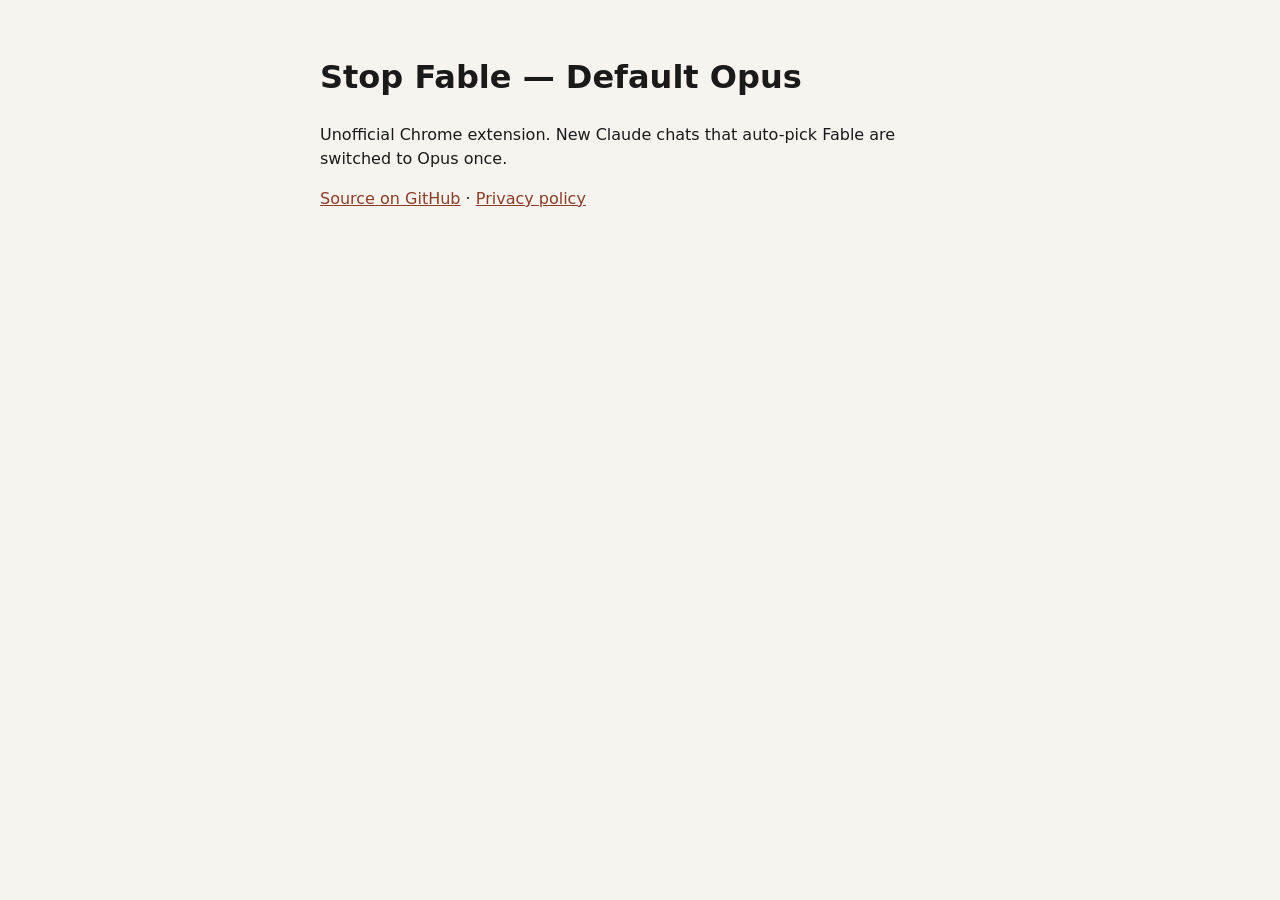
<file: index.html>
<!doctype html>
<html lang="en">
  <head>
    <meta charset="utf-8" />
    <meta name="viewport" content="width=device-width, initial-scale=1" />
    <title>Stop Fable — Default Opus</title>
    <style>
      body {
        margin: 0 auto;
        max-width: 40rem;
        padding: 2rem 1.25rem 4rem;
        font: 16px/1.5 system-ui, sans-serif;
        color: #1a1a1a;
        background: #f7f4ef;
      }
      a {
        color: #8a3d28;
      }
    </style>
  </head>
  <body>
    <h1>Stop Fable — Default Opus</h1>
    <p>
      Unofficial Chrome extension. New Claude chats that auto-pick Fable are
      switched to Opus once.
    </p>
    <p>
      <a href="https://github.com/naseebpanghal1434/stop-fable-default-opus"
        >Source on GitHub</a
      >
      ·
      <a href="privacy.html">Privacy policy</a>
    </p>
  </body>
</html>
</file>
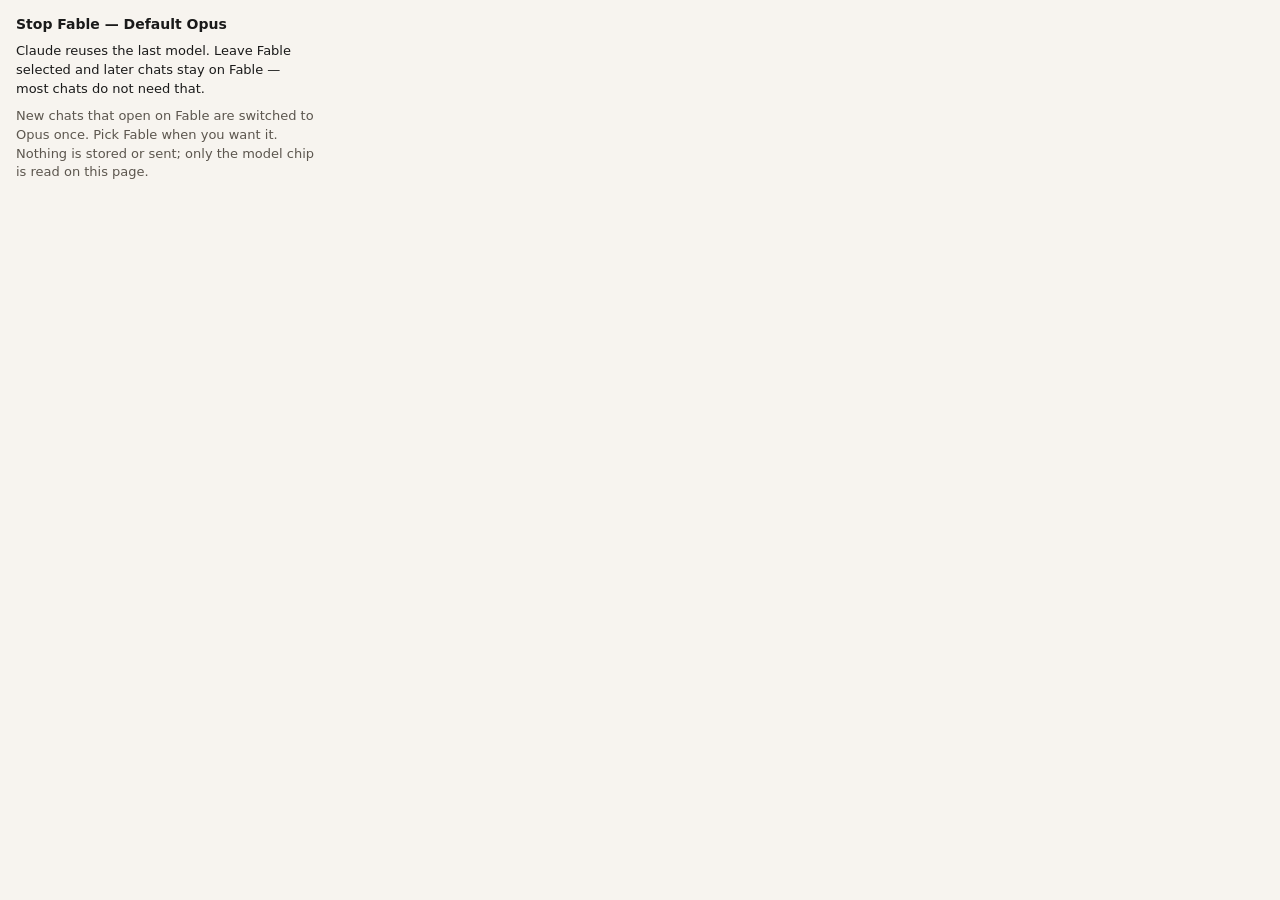
<file: popup.html>
<!doctype html>
<html lang="en">
  <head>
    <meta charset="utf-8" />
    <style>
      :root {
        color-scheme: light dark;
      }
      body {
        margin: 0;
        width: 300px;
        padding: 14px 16px 16px;
        font: 13px/1.45 system-ui, sans-serif;
        color: #1a1a1a;
        background: #f7f4ef;
      }
      @media (prefers-color-scheme: dark) {
        body {
          color: #f4ede4;
          background: #1a1a1a;
        }
        .muted {
          color: #b9b1a6;
        }
      }
      h1 {
        margin: 0 0 8px;
        font-size: 14px;
        font-weight: 650;
      }
      p {
        margin: 0 0 8px;
      }
      .muted {
        margin: 0;
        color: #5c564e;
      }
    </style>
  </head>
  <body>
    <h1>Stop Fable — Default Opus</h1>
    <p>
      Claude reuses the last model. Leave Fable selected and later chats stay
      on Fable — most chats do not need that.
    </p>
    <p class="muted">
      New chats that open on Fable are switched to Opus once. Pick Fable when
      you want it. Nothing is stored or sent; only the model chip is read on
      this page.
    </p>
  </body>
</html>
</file>
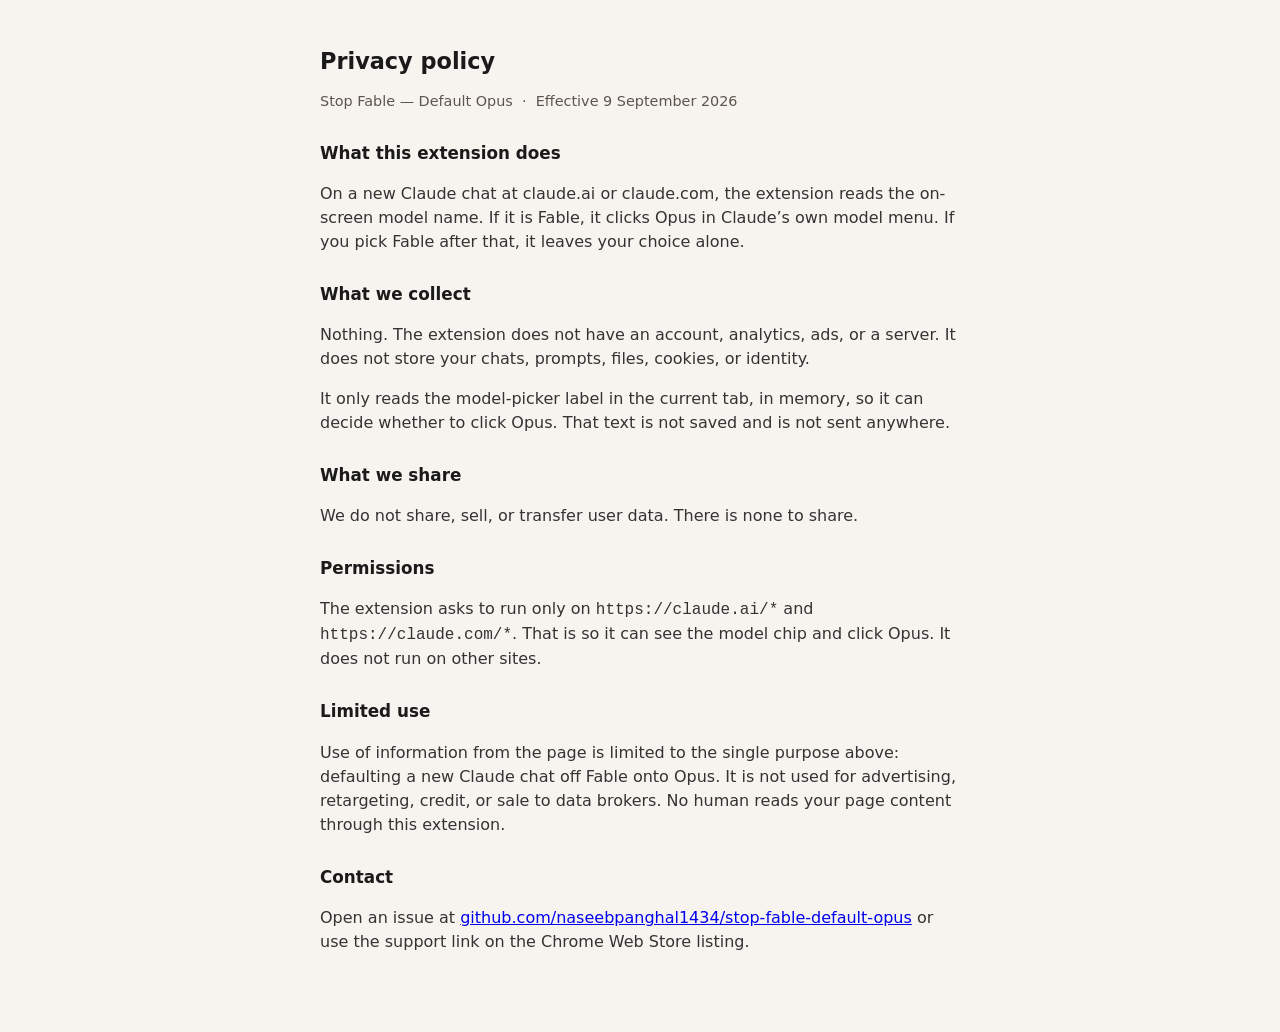
<file: privacy.html>
<!doctype html>
<html lang="en">
  <head>
    <meta charset="utf-8" />
    <meta name="viewport" content="width=device-width, initial-scale=1" />
    <title>Privacy policy — Stop Fable — Default Opus</title>
    <style>
      body {
        margin: 0 auto;
        max-width: 40rem;
        padding: 2rem 1.25rem 4rem;
        font: 16px/1.5 system-ui, sans-serif;
        color: #1a1a1a;
        background: #f7f4ef;
      }
      h1 {
        font-size: 1.4rem;
        line-height: 1.3;
      }
      h2 {
        font-size: 1.05rem;
        margin-top: 1.75rem;
      }
      p,
      li {
        color: #333;
      }
      .meta {
        color: #5c564e;
        font-size: 0.9rem;
      }
    </style>
  </head>
  <body>
    <h1>Privacy policy</h1>
    <p class="meta">Stop Fable — Default Opus &nbsp;·&nbsp; Effective 9 September 2026</p>

    <h2>What this extension does</h2>
    <p>
      On a new Claude chat at claude.ai or claude.com, the extension reads the
      on-screen model name. If it is Fable, it clicks Opus in Claude’s own
      model menu. If you pick Fable after that, it leaves your choice alone.
    </p>

    <h2>What we collect</h2>
    <p>
      Nothing. The extension does not have an account, analytics, ads, or a
      server. It does not store your chats, prompts, files, cookies, or
      identity.
    </p>
    <p>
      It only reads the model-picker label in the current tab, in memory, so it
      can decide whether to click Opus. That text is not saved and is not sent
      anywhere.
    </p>

    <h2>What we share</h2>
    <p>We do not share, sell, or transfer user data. There is none to share.</p>

    <h2>Permissions</h2>
    <p>
      The extension asks to run only on <code>https://claude.ai/*</code> and
      <code>https://claude.com/*</code>. That is so it can see the model chip
      and click Opus. It does not run on other sites.
    </p>

    <h2>Limited use</h2>
    <p>
      Use of information from the page is limited to the single purpose above:
      defaulting a new Claude chat off Fable onto Opus. It is not used for
      advertising, retargeting, credit, or sale to data brokers. No human reads
      your page content through this extension.
    </p>

    <h2>Contact</h2>
    <p>
      Open an issue at
      <a href="https://github.com/naseebpanghal1434/stop-fable-default-opus/issues"
        >github.com/naseebpanghal1434/stop-fable-default-opus</a
      >
      or use the support link on the Chrome Web Store listing.
    </p>
  </body>
</html>
</file>
